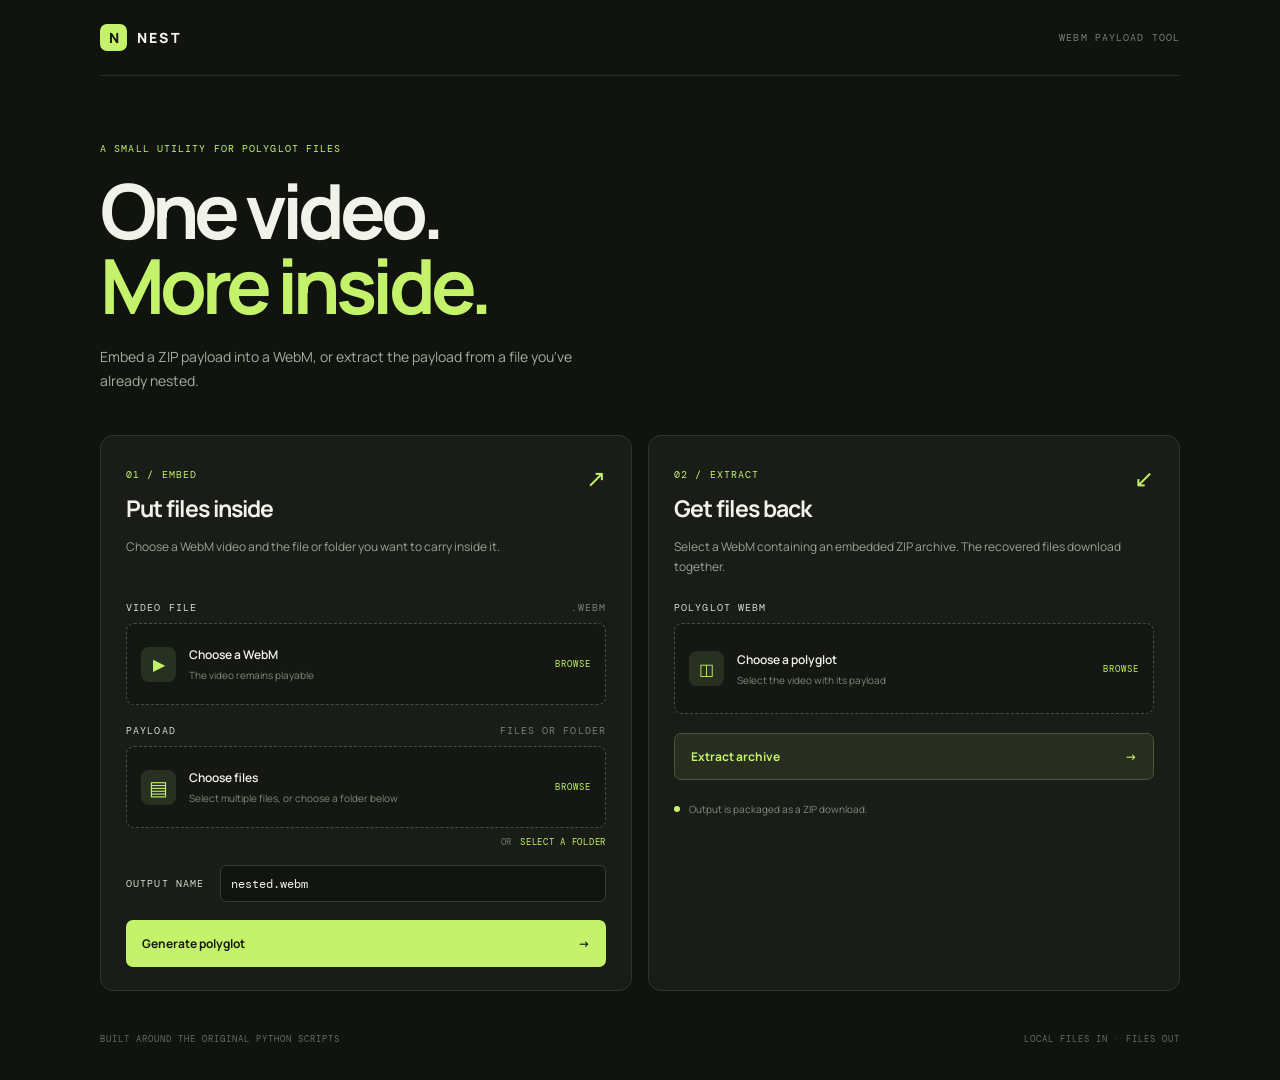
<file: frontend/index.html>
<!doctype html>
<html lang="en">
<head>
  <meta charset="utf-8">
  <meta name="viewport" content="width=device-width, initial-scale=1">
  <meta name="theme-color" content="#11130f">
  <title>NEST — WebM payload tool</title>
  <link rel="stylesheet" href="styles.css">
  <script src="config.js"></script>
  <script src="app.js" defer></script>
</head>
<body>
  <main class="shell">
    <header class="topbar">
      <a class="brand" href="#top" aria-label="NEST home"><span class="brand-mark">N</span><span>NEST</span></a>
      <span class="top-note">WEBM PAYLOAD TOOL</span>
    </header>

    <section class="intro" id="top">
      <p class="eyebrow">A small utility for polyglot files</p>
      <h1>One video.<br><span>More inside.</span></h1>
      <p class="lede">Embed a ZIP payload into a WebM, or extract the payload from a file you've already nested.</p>
    </section>

    <section class="workspace" aria-label="File operations">
      <article class="panel">
        <div class="panel-head">
          <div><span class="step">01 / EMBED</span><h2>Put files inside</h2></div>
          <span class="glyph">↗</span>
        </div>
        <p class="panel-copy">Choose a WebM video and the file or folder you want to carry inside it.</p>

        <form id="embed-form">
          <label class="field-label" for="video-file">VIDEO FILE <span>.WEBM</span></label>
          <label class="dropzone compact" for="video-file" id="video-drop">
            <input id="video-file" type="file" accept=".webm,video/webm" required>
            <span class="file-icon">▶</span><span class="drop-copy"><strong id="video-name">Choose a WebM</strong><small id="video-hint">The video remains playable</small></span><span class="choose">BROWSE</span>
          </label>

          <label class="field-label payload-label" for="payload-files">PAYLOAD <span>FILES OR FOLDER</span></label>
          <label class="dropzone" for="payload-files" id="payload-drop">
            <input id="payload-files" type="file" multiple required>
            <span class="file-icon folder">▤</span><span class="drop-copy"><strong id="payload-name">Choose files</strong><small id="payload-hint">Select multiple files, or choose a folder below</small></span><span class="choose">BROWSE</span>
          </label>
          <div class="folder-pick"><span>OR</span><label for="payload-folder">SELECT A FOLDER</label><input id="payload-folder" type="file" webkitdirectory directory multiple></div>
          <div class="field-row">
            <label class="field-label" for="output-name">OUTPUT NAME</label>
            <input class="text-input" id="output-name" value="nested.webm" maxlength="100" autocomplete="off">
          </div>
          <button class="primary" type="submit" id="embed-button"><span>Generate polyglot</span><span>→</span></button>
        </form>
      </article>

      <article class="panel extract-panel">
        <div class="panel-head">
          <div><span class="step">02 / EXTRACT</span><h2>Get files back</h2></div>
          <span class="glyph">↙</span>
        </div>
        <p class="panel-copy">Select a WebM containing an embedded ZIP archive. The recovered files download together.</p>
        <form id="extract-form">
          <label class="field-label" for="archive-file">POLYGLOT WEBM</label>
          <label class="dropzone extract-drop" for="archive-file">
            <input id="archive-file" type="file" accept=".webm,video/webm,application/octet-stream" required>
            <span class="file-icon">◫</span><span class="drop-copy"><strong id="archive-name">Choose a polyglot</strong><small id="archive-hint">Select the video with its payload</small></span><span class="choose">BROWSE</span>
          </label>
          <button class="primary secondary" type="submit" id="extract-button"><span>Extract archive</span><span>→</span></button>
        </form>
        <div class="extract-note"><span class="note-dot"></span><span>Output is packaged as a ZIP download.</span></div>
      </article>
    </section>

    <section class="status" id="status" aria-live="polite" hidden>
      <span class="status-mark" id="status-mark">···</span>
      <div><strong id="status-title">Working</strong><p id="status-message">Your files are being processed.</p></div>
    </section>

    <footer><span>BUILT AROUND THE ORIGINAL PYTHON SCRIPTS</span><span>LOCAL FILES IN · FILES OUT</span></footer>
  </main>
</body>
</html>
</file>
<file: frontend/styles.css>
@import url('https://fonts.googleapis.com/css2?family=DM+Mono:wght@400;500&family=Manrope:wght@400;500;600;700;800&display=swap');
:root{color-scheme:dark;--bg:#11130f;--panel:#191c17;--line:#30362d;--muted:#92998b;--text:#f1f2e9;--lime:#c4f36b;--mono:'DM Mono',monospace;--sans:'Manrope',sans-serif}
*{box-sizing:border-box}body{margin:0;background:var(--bg);color:var(--text);font-family:var(--sans);min-height:100vh}.shell{width:min(1080px,calc(100% - 48px));margin:auto}.topbar{height:76px;border-bottom:1px solid #292d26;display:flex;align-items:center;justify-content:space-between}.brand{display:flex;align-items:center;gap:10px;color:var(--text);text-decoration:none;font-weight:800;letter-spacing:.16em;font-size:14px}.brand-mark{display:grid;place-items:center;width:27px;height:27px;background:var(--lime);color:#151910;border-radius:7px;font-weight:800;letter-spacing:0}.top-note,.eyebrow,.step,.field-label,.choose,footer{font-family:var(--mono);letter-spacing:.11em;font-size:10px}.top-note{color:#777f70}.intro{padding:66px 0 42px;max-width:690px}.eyebrow{color:var(--lime);text-transform:uppercase;margin:0 0 18px}.intro h1{font-size:clamp(46px,7vw,76px);line-height:.99;letter-spacing:-.065em;margin:0;font-weight:700}.intro h1 span{color:var(--lime)}.lede{max-width:510px;color:#a6ad9d;line-height:1.7;font-size:14px;margin:22px 0 0}.workspace{display:grid;grid-template-columns:1fr 1fr;gap:16px}.panel{background:var(--panel);border:1px solid var(--line);border-radius:13px;padding:25px 25px 23px}.panel-head{display:flex;justify-content:space-between;align-items:flex-start}.step{color:var(--lime)}h2{font-size:23px;letter-spacing:-.04em;margin:9px 0 0}.glyph{color:var(--lime);font-size:24px}.panel-copy{color:#9ba394;font-size:12px;line-height:1.65;min-height:40px;margin:13px 0 24px}.field-label{display:flex;justify-content:space-between;color:#d6dccd;margin:0 0 9px}.field-label span{color:#788171}.dropzone{height:82px;border:1px dashed #48513f;border-radius:8px;display:flex;align-items:center;gap:13px;padding:0 14px;cursor:pointer;transition:.15s;background:#151812}.dropzone:hover,.dropzone:focus-within{border-color:var(--lime);background:#1b2115}.dropzone input{position:absolute;width:1px;height:1px;opacity:0;pointer-events:none}.file-icon{display:grid;place-items:center;width:35px;height:35px;border-radius:8px;background:#283021;color:var(--lime);font-size:16px;flex:none}.file-icon.folder{font-size:20px}.drop-copy{display:flex;flex-direction:column;gap:5px;min-width:0;flex:1}.drop-copy strong{font-size:12px;font-weight:600;overflow:hidden;text-overflow:ellipsis;white-space:nowrap}.drop-copy small{font-size:10px;color:#818a78;overflow:hidden;text-overflow:ellipsis;white-space:nowrap}.choose{color:var(--lime);font-size:9px;flex:none}.payload-label{margin-top:19px}.field-row{display:flex;align-items:center;gap:16px;margin:17px 0 18px}.field-row .field-label{margin:0;white-space:nowrap}.text-input{height:37px;min-width:0;flex:1;background:#12150f;border:1px solid #353d30;border-radius:6px;color:var(--text);padding:0 10px;font:12px var(--mono);outline:none}.text-input:focus{border-color:var(--lime)}.primary{height:47px;width:100%;border:0;border-radius:7px;background:var(--lime);color:#151a10;display:flex;align-items:center;justify-content:space-between;padding:0 16px;font:700 12px var(--sans);cursor:pointer;transition:.15s}.primary:hover{background:#d2ff83;transform:translateY(-1px)}.primary:disabled{opacity:.55;cursor:wait;transform:none}.secondary{margin-top:19px;background:#272e20;color:var(--lime);border:1px solid #49543b}.secondary:hover{background:#303a25}.extract-drop{margin-top:0;height:91px}.extract-note{display:flex;gap:9px;align-items:center;color:#838c7c;font-size:10px;margin-top:22px}.note-dot{width:6px;height:6px;background:var(--lime);border-radius:50%}.status{display:flex;gap:13px;align-items:center;margin-top:16px;padding:15px 17px;background:#1b2116;border:1px solid #465339;border-radius:9px}.status[hidden]{display:none}.status-mark{font:16px var(--mono);color:var(--lime)}.status strong{font-size:12px}.status p{font-size:11px;color:#a1aa96;margin:4px 0 0;white-space:pre-wrap;overflow-wrap:anywhere;max-height:130px;overflow:auto}.status.error{background:#241917;border-color:#70453e}.status.error .status-mark{color:#ff9b83}footer{display:flex;justify-content:space-between;gap:16px;color:#646d5e;padding:27px 0 35px;margin-top:15px;font-size:9px}
@media(max-width:760px){.shell{width:min(100% - 30px,520px)}.intro{padding:48px 0 30px}.workspace{grid-template-columns:1fr}.panel{padding:21px}.panel-copy{min-height:0}.topbar{height:64px}.extract-panel{margin-top:0}footer{font-size:8px}}

.folder-pick{display:flex;justify-content:flex-end;align-items:center;gap:8px;margin-top:8px;font:9px var(--mono);color:#717b69;letter-spacing:.08em}.folder-pick label{color:var(--lime);cursor:pointer}.folder-pick input{position:absolute;width:1px;height:1px;opacity:0;pointer-events:none}.folder-pick label:focus-within{outline:1px solid var(--lime)}
</file>
